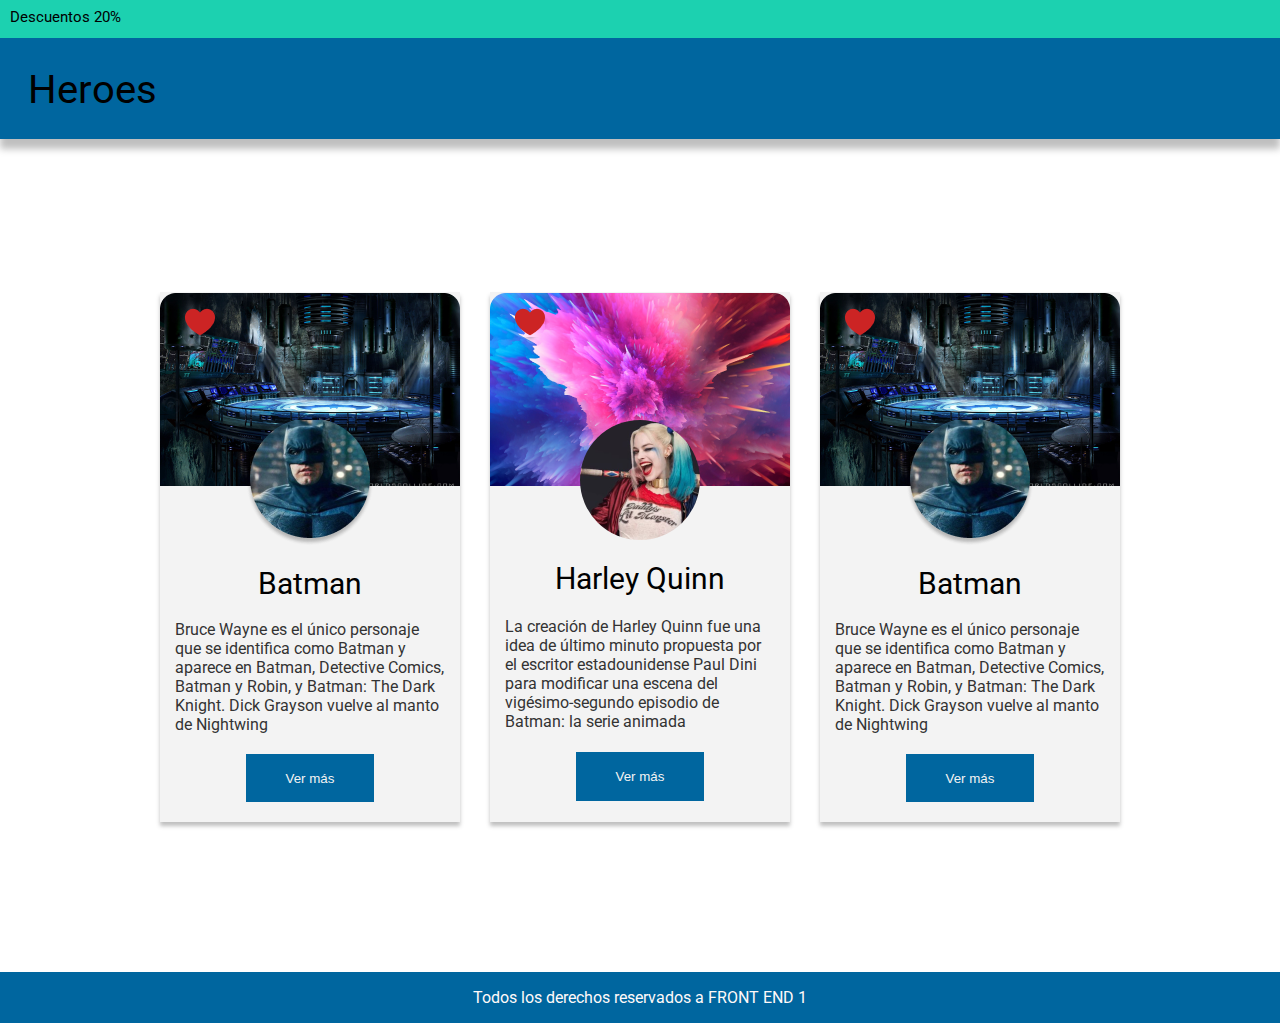
<file: front_1/Ejercicio-10.5/index.html>
<!DOCTYPE html>
<html lang="en">

<head>
    <meta charset="UTF-8">
    <meta http-equiv="X-UA-Compatible" content="IE=edge">
    <meta name="viewport" content="width=Heroes, initial-scale=1.0">
    <title>Heroes</title>
    <link rel="stylesheet" href="./style.css">
</head>

<body>
    <header>
        <p class="sales">Descuentos 20%</p>
        <h2 class="heroTitle">Heroes</h2>
    </header>
    <main>
        <section class="cardBox">
            <div class="hero-1 bg-batman">
                <img class='like' src="./assets/img/hearth.png" alt="like">
                <img class='avatar' src="./assets/img/avatar/bat.png" alt="batman">
                <h3 class="heroName">Batman</h3>
                <p class="heroDescription">Bruce Wayne es el único personaje que se identifica como Batman y aparece en
                    Batman, Detective
                    Comics, Batman y Robin, y Batman: The Dark Knight. Dick Grayson vuelve al manto de Nightwing
                </p>
                <button class="heroButton">Ver más</button>
            </div>
            <div class="hero-1 bg-harley">
                <img class='like' src="./assets/img/hearth.png" alt="like">
                <img class='avatar' src="./assets/img/avatar/harley.png" alt="batman">
                <h3 class="heroName">Harley Quinn</h3>
                <p class="heroDescription">La creación de Harley Quinn fue una idea de último minuto propuesta por el
                    escritor estadounidense Paul Dini para modificar una escena del vigésimo-segundo episodio de Batman:
                    la serie animada
                </p>
                <button class="heroButton">Ver más</button>
            </div>
            <div class="hero-1 bg-batman">
                <img class='like' src="./assets/img/hearth.png" alt="like">
                <img class='avatar' src="./assets/img/avatar/bat.png" alt="batman">
                <h3 class="heroName">Batman</h3>
                <p class="heroDescription">Bruce Wayne es el único personaje que se identifica como Batman y aparece en
                    Batman, Detective
                    Comics, Batman y Robin, y Batman: The Dark Knight. Dick Grayson vuelve al manto de Nightwing
                </p>
                <button class="heroButton">Ver más</button>
            </div>
        </section>
    </main>
    <footer>
        Todos los derechos reservados a FRONT END 1
    </footer>
</body>

</html>
</file>
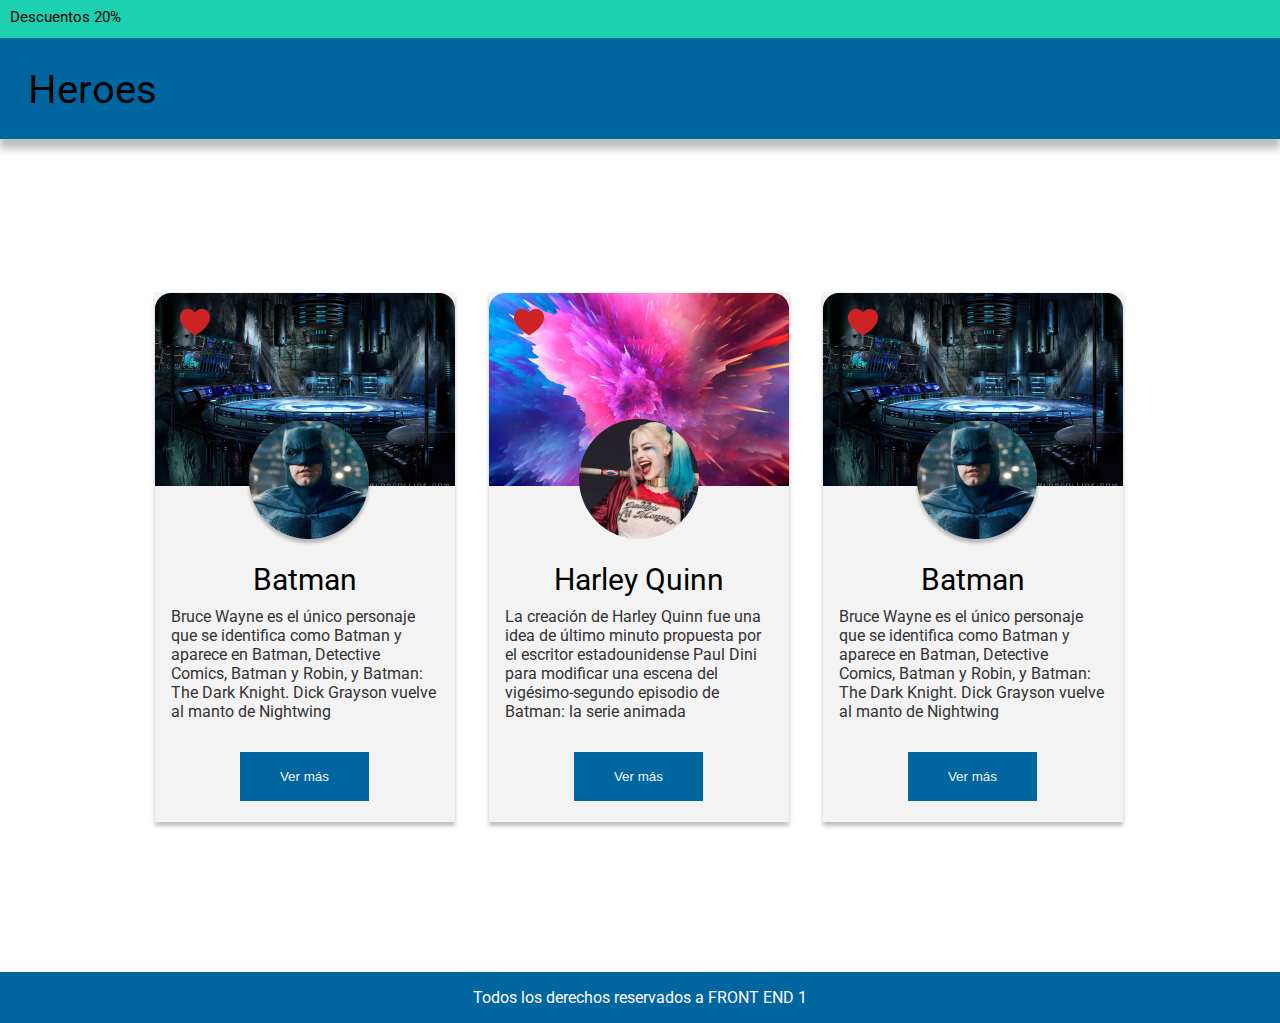
<file: front_1/Ejercicio-10/index.html>
<!DOCTYPE html>
<html lang="en">

<head>
    <meta charset="UTF-8">
    <meta http-equiv="X-UA-Compatible" content="IE=edge">
    <meta name="viewport" content="width=Heroes, initial-scale=1.0">
    <title>Heroes</title>
    <link rel="stylesheet" href="./css/style.css">
</head>

<body>
    <header>
        <p class="sales">Descuentos 20%</p>
        <h2 class="heroTitle">Heroes</h2>
    </header>
    <main>
        <section class="cardBox">
            <div class="hero-1 bg-batman">
                <img class='like' src="./assets/img/hearth.png" alt="like">
                <img class='avatar-1' src="./assets/img/avatar/bat.png" alt="batman">
                <h3 class="heroName">Batman</h3>
                <p class="heroDescription">Bruce Wayne es el único personaje que se identifica como Batman y aparece en
                    Batman, Detective
                    Comics, Batman y Robin, y Batman: The Dark Knight. Dick Grayson vuelve al manto de Nightwing
                </p>
                <button class="heroButton">Ver más</button>
            </div>
            <div class="hero-1 bg-harley">
                <img class='like' src="./assets/img/hearth.png" alt="like">
                <img class='avatar-2' src="./assets/img/avatar/harley.png" alt="batman">
                <h3 class="heroName">Harley Quinn</h3>
                <p class="heroDescription">La creación de Harley Quinn fue una idea de último minuto propuesta por el
                    escritor estadounidense Paul Dini para modificar una escena del vigésimo-segundo episodio de Batman:
                    la serie animada
                </p>
                <button class="heroButton">Ver más</button>
            </div>
            <div class="hero-1 bg-batman">
                <img class='like' src="./assets/img/hearth.png" alt="like">
                <img class='avatar-1' src="./assets/img/avatar/bat.png" alt="batman">
                <h3 class="heroName">Batman</h3>
                <p class="heroDescription">Bruce Wayne es el único personaje que se identifica como Batman y aparece en
                    Batman, Detective
                    Comics, Batman y Robin, y Batman: The Dark Knight. Dick Grayson vuelve al manto de Nightwing
                </p>
                <button class="heroButton">Ver más</button>
            </div>
        </section>
    </main>
    <footer>
        Todos los derechos reservados a FRONT END 1
    </footer>
</body>

</html>
</file>
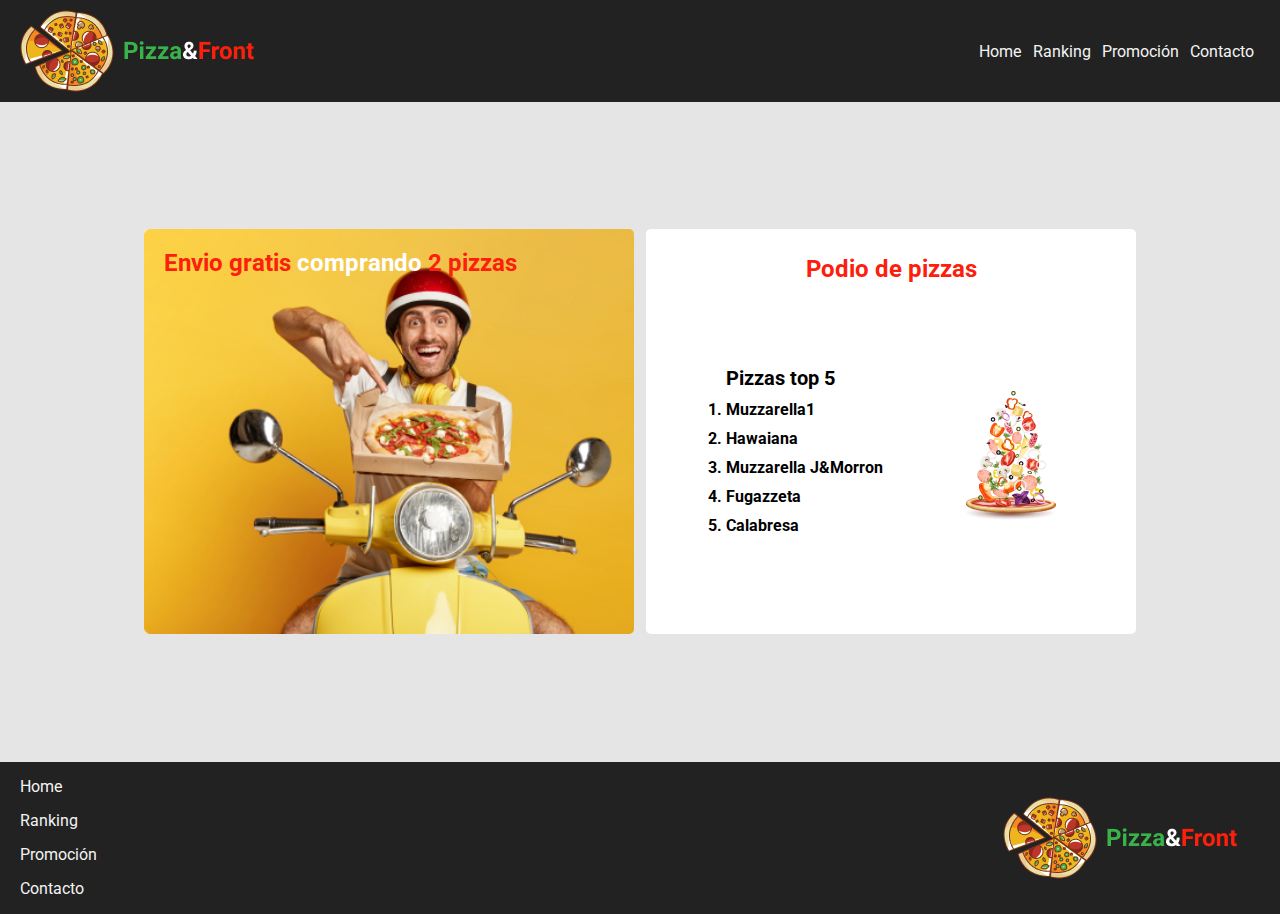
<file: front_1/Ejercicio-11/index.html>
<!DOCTYPE html>
<html lang="en">
<head>
    <meta charset="UTF-8">
    <meta http-equiv="X-UA-Compatible" content="IE=edge">
    <meta name="viewport" content="width=device-width, initial-scale=1.0">
    <title>Pizza&Font</title>
    <link rel="stylesheet" href="./style.css">
</head>
<body>
    <header>
        <nav class="nav-bar nav-bar-header">
            <img src="./assets/img/logo/logo.png" alt="logo">
            <ul class="nav-link nav-link-Header" >
                <li><a href="index.html">Home</a></li>
                <li><a href="pizza.html">Ranking</a></li>
                <li><a href="font.html">Promoción</a></li>
                <li><a href="contact.html">Contacto</a></li>
            </ul>
        </nav>
    </header>
    <main>
        <section class="bannerPizza">
            <article class="bannerBox sendBanner">
                <h3 class="bannerTitle sendTitle">Envio gratis <span>comprando</span> 2 pizzas</h3>
            </article>
            <article class="bannerBox">
                <h3 class="bannerTitle podiumTitle" >Podio de pizzas</h3>
                <div class="bodyArticle">
                    <div>
                        <h4 class="pizzaRated">Pizzas top 5</h4>
                        <ol>
                            <li>Muzzarella1</li>
                            <li>Hawaiana</li>
                            <li>Muzzarella J&Morron</li>
                            <li>Fugazzeta</li>
                            <li>Calabresa</li>
                        </ol>
                    </div>
                    <img src="./assets/img/background/PizzaFalling.png" alt="">
                </div>
            </article>
        </section>
    </main>
    <footer>
        <nav class='nav-bar nav-bar-Footer'>
            <img src="./assets/img/logo/logo.png" alt="logo">
            <ul class="nav-link nav-link-Footer">
                <li><a href="index.html">Home</a></li>
                <li><a href="pizza.html">Ranking</a></li>
                <li><a href="font.html">Promoción</a></li>
                <li><a href="contact.html">Contacto</a></li>
            </ul>
        </nav>
    </footer>
</body>
</html>
</file>
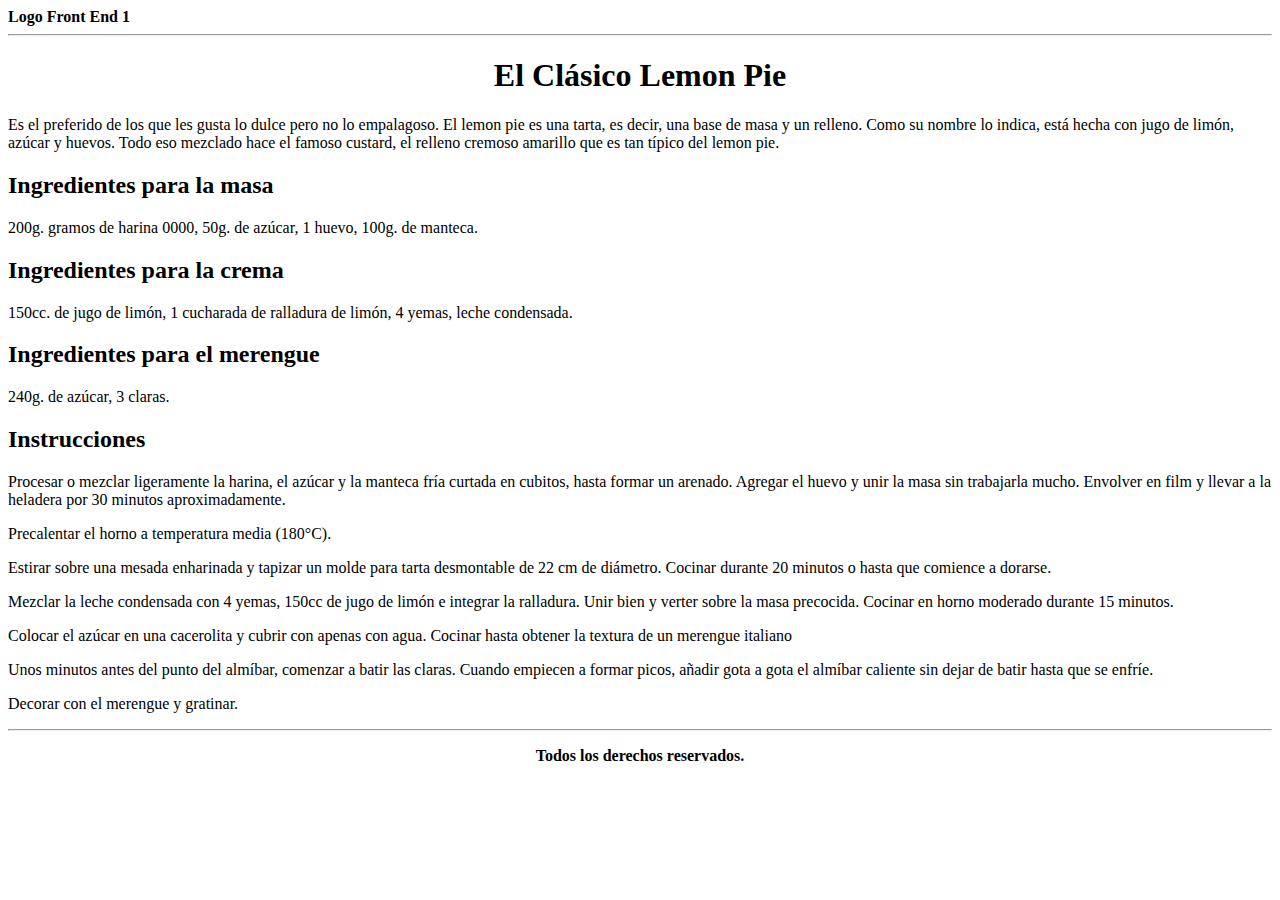
<file: front_1/Ejercicio-4/clase-4.html>
<!DOCTYPE html>
<html lang="en">

<head>
    <meta charset="UTF-8">
    <meta http-equiv="X-UA-Compatible" content="IE=edge">
    <meta name="viewport" content="width=device-width, initial-scale=1.0">
    <title>Document</title> 
</head>

<body>
    <header><b>Logo Front End 1</b></header>
    <hr>
    <main>
        <h1 align='center'>El Clásico Lemon Pie</h1>
        <p>Es el preferido de los que les gusta lo dulce pero no lo empalagoso. El lemon pie es una tarta, es decir, una
            base de masa y un relleno. Como su nombre lo indica, está hecha con jugo de limón, azúcar y huevos. Todo eso
            mezclado hace el famoso custard, el relleno cremoso amarillo que es tan típico del lemon pie.</p>
        <section>
            <article>
                <h2>Ingredientes para la masa</h2>
                <p>200g. gramos de harina 0000, 50g. de azúcar, 1 huevo, 100g. de manteca.</p>
            </article>

            <article>
                <h2>Ingredientes para la crema</h2>
                <p>150cc. de jugo de limón, 1 cucharada de ralladura de limón, 4 yemas, leche condensada.</p>
            </article>

            <article>
                <h2>Ingredientes para el merengue </h2>
                <p>240g. de azúcar, 3 claras. </p>
            </article>
        </section>
        <section>
            <article>
                <h2>Instrucciones </h2>
                <p>Procesar o mezclar ligeramente la harina, el azúcar y la manteca fría curtada en cubitos, hasta
                    formar un arenado. Agregar el huevo y unir la masa sin trabajarla mucho. Envolver en film y llevar a
                    la heladera por 30 minutos aproximadamente.</p>
                <p>Precalentar el horno a temperatura media (180°C).</p>
                <p>Estirar sobre una mesada enharinada y tapizar un molde para tarta desmontable de 22 cm de diámetro.
                    Cocinar durante 20 minutos o hasta que comience a dorarse.</p>
                <p>Mezclar la leche condensada con 4 yemas, 150cc de jugo de limón e integrar la ralladura. Unir bien y
                    verter sobre la masa precocida. Cocinar en horno moderado durante 15 minutos.</p>
                <p>Colocar el azúcar en una cacerolita y cubrir con apenas con agua. Cocinar hasta obtener la textura de
                    un merengue italiano</p>
                <p>Unos minutos antes del punto del almíbar, comenzar a batir las claras. Cuando empiecen a formar
                    picos, añadir gota a gota el almíbar caliente sin dejar de batir hasta que se enfríe.</p>
                <p>Decorar con el merengue y gratinar.</p>
            </article>
        </section>
    </main>
    <hr>
    <p align='center'><b>Todos los derechos reservados.</b></p>
</body>

</html>
</file>
<file: front_1/Ejercicio-10.5/style.css>
@import url('https://fonts.googleapis.com/css2?family=Roboto:wght@300;400;500;700&display=swap');

* {
    margin: 0;
    padding: 0;
    box-sizing: border-box;
}

.sales {
    background: #1CD1B0;
    font-family: 'Roboto';
    font-style: normal;
    font-weight: 400;
    font-size: 15px;
    line-height: 35px;
    color: #000000;
    height: 38px;
    padding: 0 10px;
}

.heroTitle {
    background: #00669F;
    box-shadow: 0px 10px 7px rgba(0, 0, 0, 0.25);
    color: #000000;
    font-family: 'Roboto';
    font-size: 40px;
    font-style: normal;
    font-weight: 400;
    height: 101px;
    width: 100%;
    line-height: 2.6em;
    padding: 0 28px;
}

.cardBox{
    height: 530px;
    width: 960px;
    display: flex;
    margin: 9.563em auto 9.375em;
    justify-content: space-between;
}

.hero-1{
    background: #F3F3F3;
    box-shadow: 0px 4px 4px rgba(0, 0, 0, 0.25);
    height: 530px;
    position: relative;
    width: 300px;
    display: flex;
    align-items: center;
    flex-direction: column;
    justify-content: space-evenly;
   /*  flex-direction: column;
    flex-wrap: nowrap;
    justify-content: space-evenly; */
}

.bg-batman {
    background-image: url(./assets/img/background/back-bat.png);
    background-repeat: no-repeat;
}

.bg-harley {
    background-image: url(./assets/img/background/harley-back.png);
    background-repeat: no-repeat;
}

.like {
    position: absolute; 
     top: 15px;
    left: 21px;
}

.avatar {
    border-radius: 100px;
    margin-top: 107px;
}

.heroName {
    text-align: center;
    font-family: 'Roboto';
    font-style: normal;
    font-weight: 400;
    font-size: 30px;
    color: #000000;
}

.heroDescription {
    font-family: 'Roboto';
    font-style: normal;
    font-weight: 400;
    font-size: 16px;
    color: #333333;
    width: 90%;
}

.heroButton {
    width: 128.78px;
    height: 48.52px;
    background: #00669F;
    color: #F3F3F3;
    border: none;
}

footer {
    background-color: #00669F;
    font-family: 'Roboto';
    font-style: normal;
    font-weight: 400;
    font-size: 16px;
    height: 51px;
    line-height: 51px;
    text-align: center;
    color: #FFF9F9;
}
</file>
<file: front_1/Ejercicio-10/css/style.css>
@import url('https://fonts.googleapis.com/css2?family=Roboto:wght@300;400;500;700&display=swap');

* {
    margin: 0;
    box-sizing: border-box;
}

.sales {
    background: #1CD1B0;
    font-family: 'Roboto';
    font-style: normal;
    font-weight: 400;
    font-size: 15px;
    line-height: 35px;
    color: #000000;
    height: 38px;
    padding: 0 10px;
}

.heroTitle {
    background: #00669F;
    box-shadow: 0px 10px 7px rgba(0, 0, 0, 0.25);
    color: #000000;
    font-family: 'Roboto';
    font-size: 40px;
    font-style: normal;
    font-weight: 400;
    height: 101px;
    width: 100%;
    line-height: 2.6em;
    padding: 0 28px;
}

.cardBox {
    height: 530px;
    margin: 9.563em auto 9.375em;
    width: 1000px;
}

.hero-1 {
    background: #F3F3F3;
    box-shadow: 0px 4px 4px rgba(0, 0, 0, 0.25);
    display: inline-block;
    height: 530px;
    margin: 0 15px;
    position: relative;
    width: 300px;
}

.bg-batman {
    background-image: url(../assets/img/background/back-bat.png);
    background-repeat: no-repeat;
}

.bg-harley {
    background-image: url(../assets/img/background/harley-back.png);
    background-repeat: no-repeat;
}

.like {
    position: absolute; 
     top: 15px;
    left: 21px;
}

.avatar-1 {
    position: absolute;
    top: 127px;
    left: 90px;
}

.avatar-2 {
    position: absolute;
    top: 127px;
    left: 90px;
    border-radius: 100px;
}

.heroName {
    text-align: center;
    padding: 9em 0 0;
    font-family: 'Roboto';
    font-style: normal;
    font-weight: 400;
    font-size: 30px;
    color: #000000;
}

.heroDescription {
    position: absolute;
    top: 315px;
    left: 16px;
    right: 17px;
    font-family: 'Roboto';
    font-style: normal;
    font-weight: 400;
    font-size: 16px;
    color: #333333;
}

.heroButton {
    width: 128.78px;
    height: 48.52px;
    background: #00669F;
    position: absolute;
    top: 460px;
    left: 85px;
    color: #F3F3F3;
    border: none;
}

footer {
    background-color: #00669F;
    font-family: 'Roboto';
    font-style: normal;
    font-weight: 400;
    font-size: 16px;
    height: 51px;
    line-height: 51px;
    text-align: center;
    color: #FFF9F9;
}
</file>
<file: front_1/Ejercicio-11/style.css>
@import url('https://fonts.googleapis.com/css2?family=Roboto:wght@300;400;500;700&display=swap');

:root {
    --blackBackground: #222222;
    --textFont: 'Roboto';
    --textStyle: normal;
    --textNavWeight: 400;
    --textPizzaWeigth: 700;
    --textSize: 16px;
    --textLineHeight: 19px;
    --textBlackColor: #222222;
    --textNavColor: #F3F3F3;
}

* {
    box-sizing: border-box;
    margin: 0;
    padding: 0;
}

body {
    background-color: #E5E5E5;
    font-family: var(--textFont);
}

.nav-bar {
    align-items: center;
    background-color: var(--blackBackground);
    display: flex;
    justify-content: space-between;
    height: auto;
    min-height: 10.6vh;
}

.nav-bar-header>img {
    margin: 10px 0 10px 20px;
}

.nav-link {
    display: flex;
    flex-wrap: wrap;
    font-style: var(--textStyle);
    font-weight: var(--textNavWeight);
    font-size: var(--textSize);
    justify-content: space-evenly;
    list-style-type: none;
    margin-right: 1.1%;
    width: 15%;
}

.nav-link>li>a {
    color: var(--textNavColor);
    text-decoration: none;
}

.nav-link>li>a:hover {
    color: gray;
}

.nav-link-Header {
    flex-direction: row;
    width: 29vw;
    max-width: 298px;
}

/* Main */
.bannerPizza {
    align-items: center;
    display: flex;
    flex-wrap: wrap;
    height: 62.6vh;
    justify-content: center;
}

.bannerBox {
    background-color: #FFFFFF;
    border-radius: 5px;
    height: 37vh;
    margin: 0 2.5px;
    min-height: 350px;
    min-width: 490px;
    width: 25.6%;
}

.sendBanner {
    background-image: url(./assets/img/background/delivery.png);
    background-repeat: no-repeat;
    background-size: cover;
}

.bannerTitle {
    color: #FC200C;
    font-style: normal;
    font-weight: 700;
    font-size: 24px;
    line-height: 28px;
    margin-top: 26px;

}

.podiumTitle {
    text-align: center;
}

.sendTitle {
    margin: 20px auto auto 19.98px;
}

.sendTitle>span {
    color: #FFFFFF;
}

.bodyArticle {
    align-items: center;
    display: flex;
    justify-content: space-evenly;
    height: 70%;
    margin: 30px 0 0;
    width: 100%;
}

.pizzaRated {
    font-size: 20px;
    font-weight: 700;
}

.bodyArticle>div>ol>li {
    font-style: normal;
    font-weight: 700;
    font-size: 16px;
    margin: 10px 0;
}

/* Footer */
.nav-bar-Footer {
    flex-direction: row-reverse;
}

.nav-link-Footer {
    flex-direction: column;
    height: 150px;
    margin: 0 0 0 20px;
    width: 10%;
}

.nav-link-Footer>li>a {
    margin: 12px 0;
}

.nav-bar-Footer>img {
    margin: 35px 42px 35px 0;
}

@media (min-width:1024px) {
    .bannerPizza {
        height: 73.3vh;
    }
    .bannerBox {
        height: 45vh;
        width: 35%;
        margin: 6px;
    }
}
</file>
